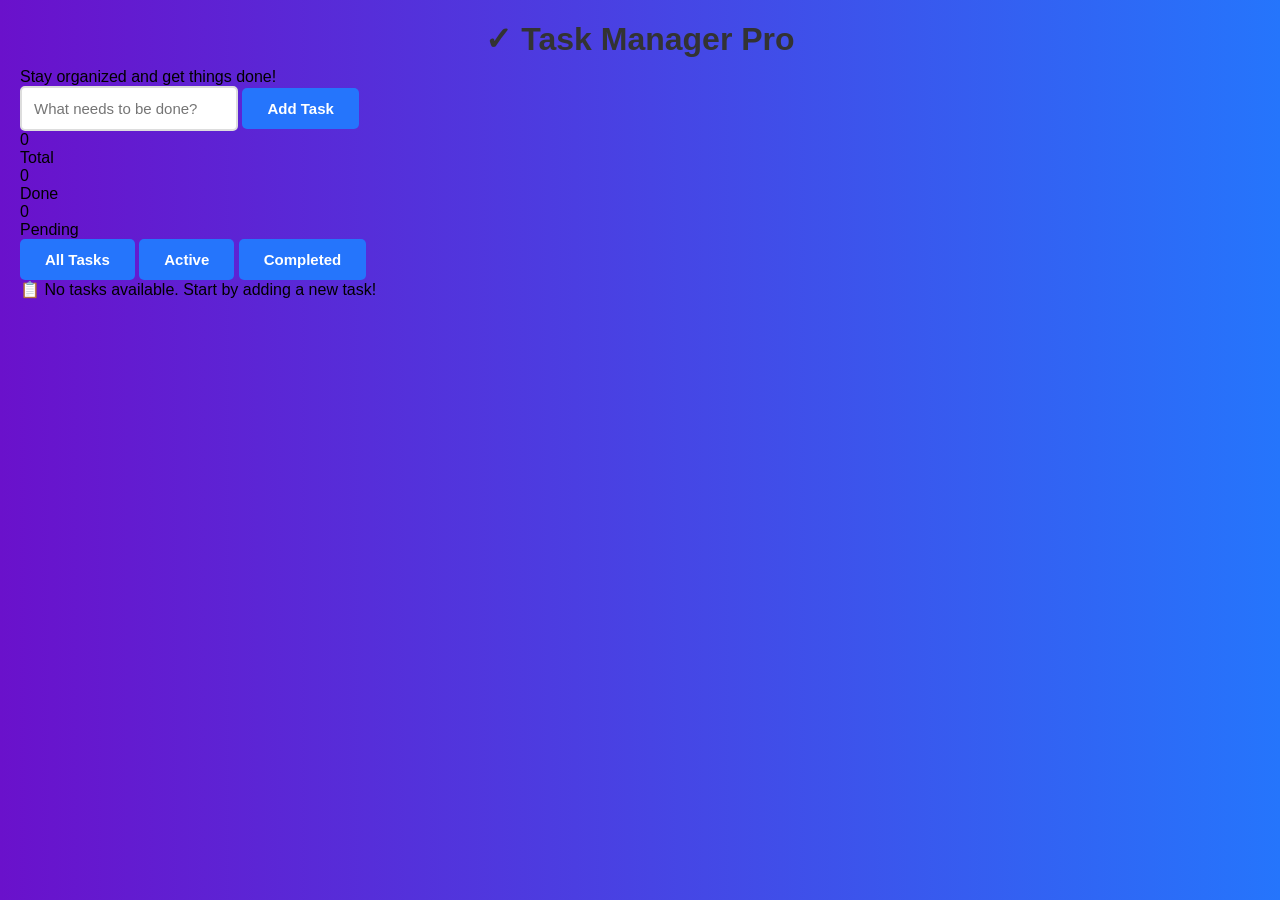
<file: experiment 4 (web)/index.html>
<!DOCTYPE html>
<html lang="en">
<head>
  <meta charset="UTF-8">
  <meta name="viewport" content="width=device-width, initial-scale=1.0">
  <title>Task Manager Pro</title>
  <link rel="stylesheet" href="style.css">
  <!-- 
    Project: Dynamic To-Do List Application
    Name: [Your Name]
    Date: February 13, 2026
    Description: Task management application with add, edit, delete and completion tracking
  -->
</head>
<body>

  <div class="app-container">
    <!-- Top Section -->
    <div class="top-section">
      <h1 class="app-title">✓ Task Manager Pro</h1>
      <p class="app-subtitle">Stay organized and get things done!</p>
    </div>

    <!-- Add Task Section -->
    <div class="add-task-section">
      <input 
        type="text" 
        id="taskInput" 
        class="task-input-field" 
        placeholder="What needs to be done?"
      >
      <button id="addButton" class="add-task-btn">Add Task</button>
    </div>

    <!-- Task Counter -->
    <div class="task-counter">
      <div class="counter-box">
        <span id="totalCount" class="count-num">0</span>
        <p>Total</p>
      </div>
      <div class="counter-box">
        <span id="doneCount" class="count-num">0</span>
        <p>Done</p>
      </div>
      <div class="counter-box">
        <span id="pendingCount" class="count-num">0</span>
        <p>Pending</p>
      </div>
    </div>

    <!-- Filter Options -->
    <div class="filter-options">
      <button class="filter-option active" data-filter="all">All Tasks</button>
      <button class="filter-option" data-filter="active">Active</button>
      <button class="filter-option" data-filter="done">Completed</button>
    </div>

    <!-- Tasks Container -->
    <div class="tasks-container">
      <ul id="tasksList" class="tasks-list">
        <!-- Tasks will be added here -->
      </ul>
      
      <div id="noTasksMsg" class="no-tasks-message">
        <p>📋 No tasks available. Start by adding a new task!</p>
      </div>
    </div>
  </div>

  <script src="script.js"></script>
</body>
</html>
</file>
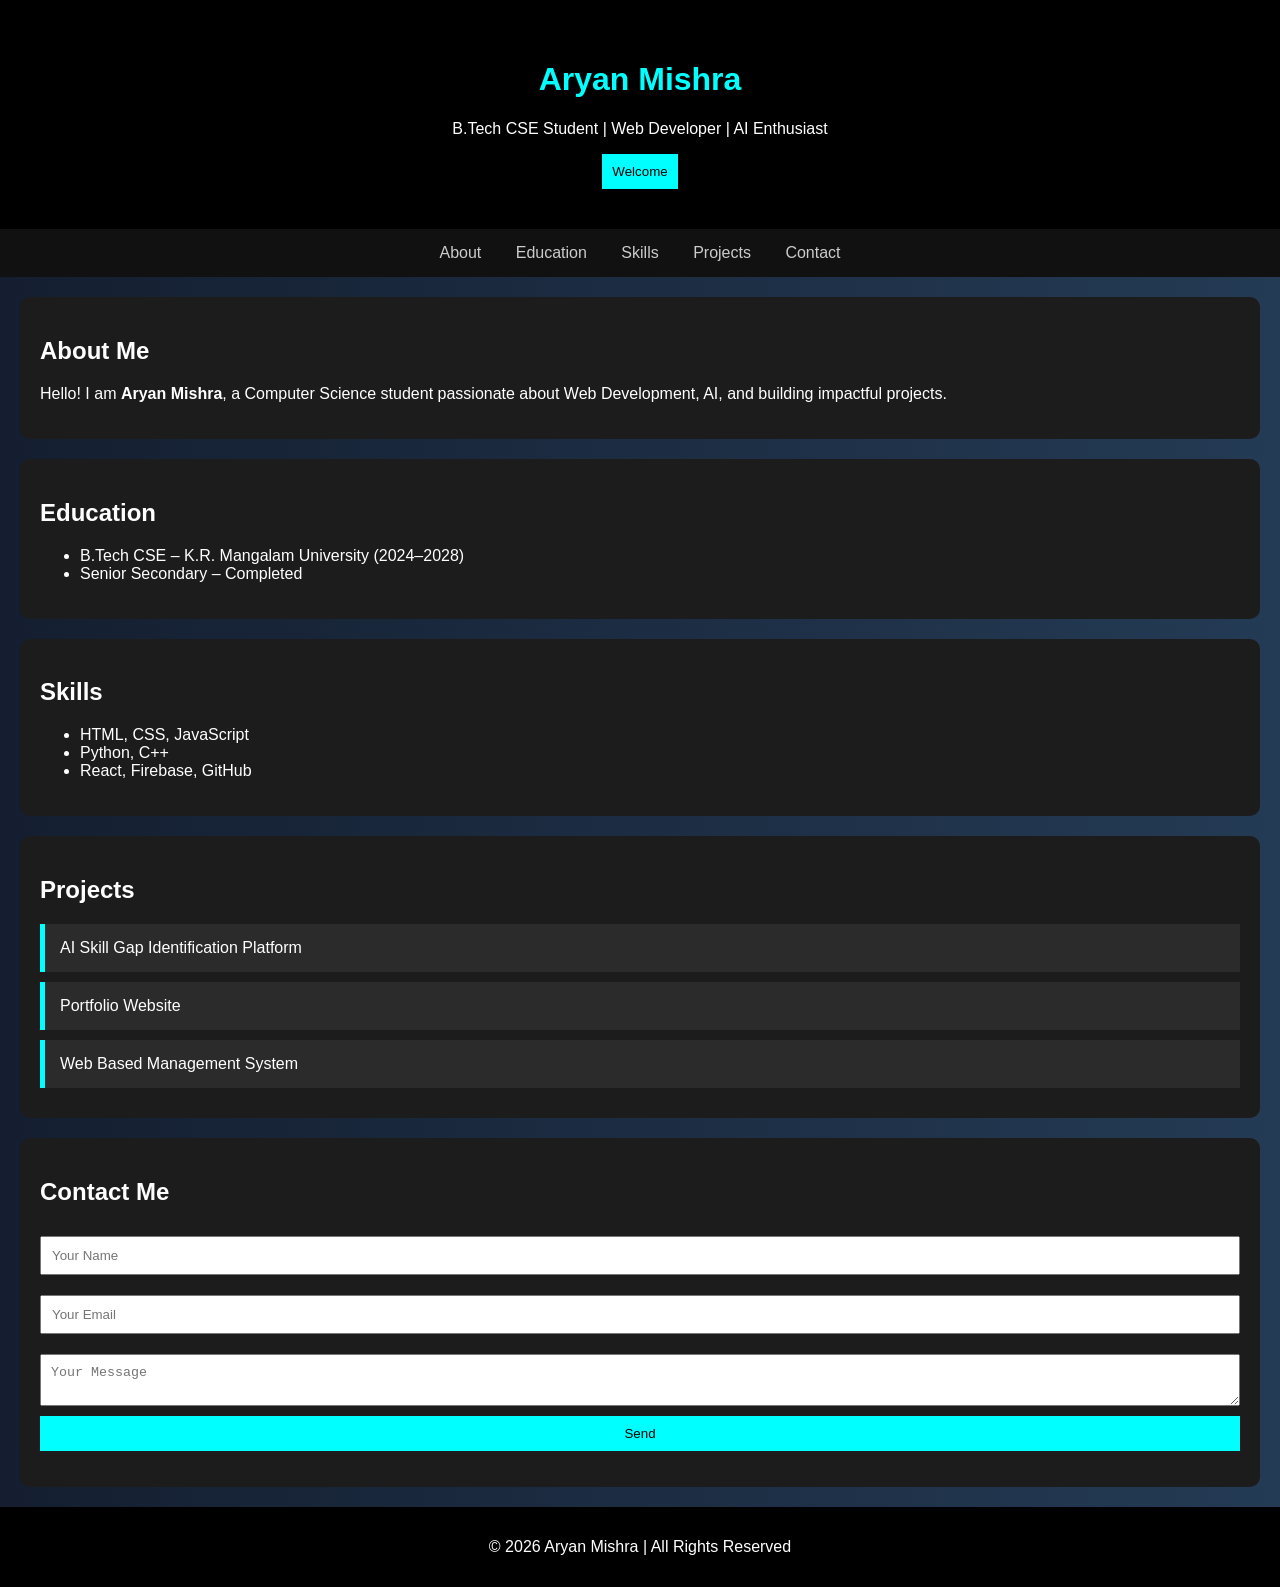
<file: expriment 1 (web)/index.html>
<!DOCTYPE html>
<html>
<head>
    <meta charset="UTF-8">
    <title>Aryan Mishra | Portfolio</title>
    <link rel="stylesheet" href="style.css">
</head>
<body>

<header>
    <h1>Aryan Mishra</h1>
    <p>B.Tech CSE Student | Web Developer | AI Enthusiast</p>
    <button onclick="showGreeting()">Welcome</button>
</header>

<nav>
    <a href="#about">About</a>
    <a href="#education">Education</a>
    <a href="#skills">Skills</a>
    <a href="#projects">Projects</a>
    <a href="#contact">Contact</a>
</nav>

<section id="about">
    <h2>About Me</h2>
    <p>Hello! I am <b>Aryan Mishra</b>, a Computer Science student passionate about Web Development, AI, and building impactful projects.</p>
</section>

<section id="education">
    <h2>Education</h2>
    <ul>
        <li>B.Tech CSE – K.R. Mangalam University (2024–2028)</li>
        <li>Senior Secondary – Completed</li>
    </ul>
</section>

<section id="skills">
    <h2>Skills</h2>
    <ul>
        <li>HTML, CSS, JavaScript</li>
        <li>Python, C++</li>
        <li>React, Firebase, GitHub</li>
    </ul>
</section>

<section id="projects">
    <h2>Projects</h2>
    <div class="card">AI Skill Gap Identification Platform</div>
    <div class="card">Portfolio Website</div>
    <div class="card">Web Based Management System</div>
</section>

<section id="contact">
    <h2>Contact Me</h2>
    <form onsubmit="return submitData()">
        <input type="text" id="name" placeholder="Your Name" required>
        <input type="email" id="email" placeholder="Your Email" required>
        <textarea id="message" placeholder="Your Message"></textarea>
        <button type="submit">Send</button>
    </form>
    <p id="response"></p>
</section>

<footer>
    <p>© 2026 Aryan Mishra | All Rights Reserved</p>
</footer>

<script src="script.js"></script>
</body>
</html>
</file>
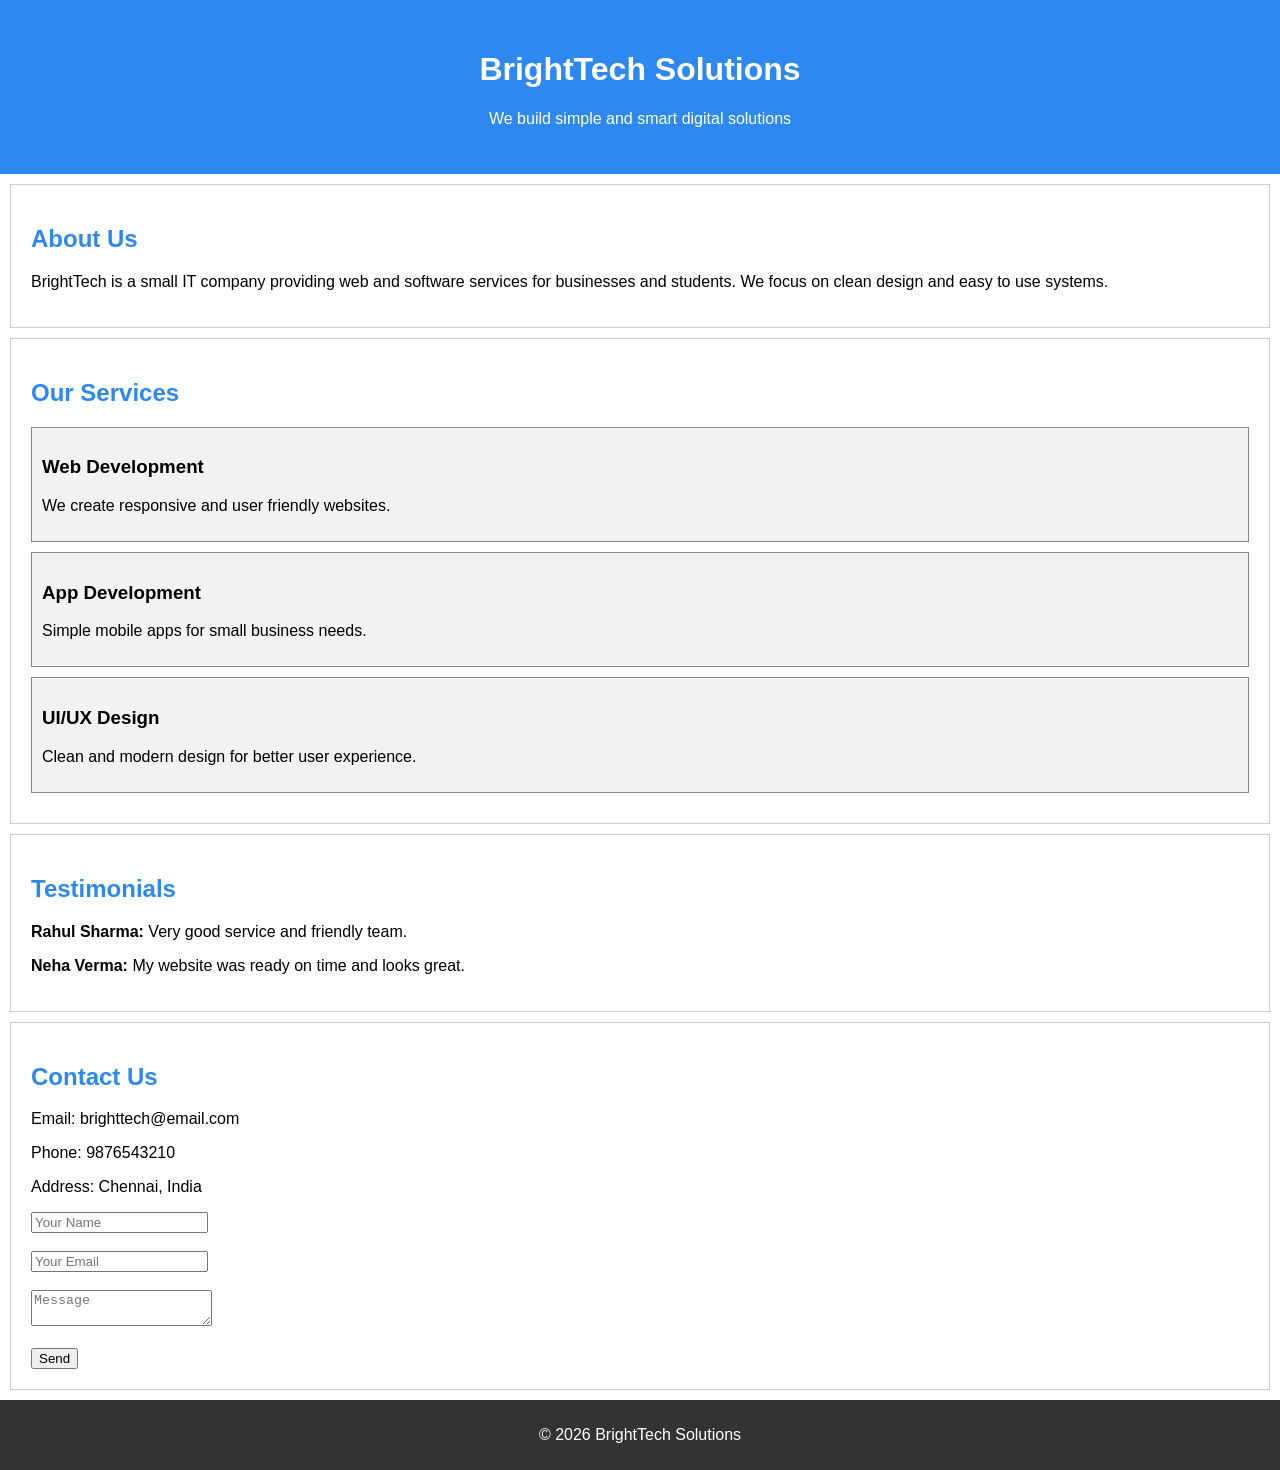
<file: expriment 2 (web)/index.html>
<!--
Project Title: Company Landing Page
Name: Aryan Mishra
Date: 11-02-2026
-->

<!DOCTYPE html>
<html>
<head>
    <title>BrightTech Solutions</title>
    <link rel="stylesheet" href="style.css">
</head>
<body>

<header>
    <h1>BrightTech Solutions</h1>
    <p>We build simple and smart digital solutions</p>
</header>

<section id="about">
    <h2>About Us</h2>
    <p>BrightTech is a small IT company providing web and software services for businesses and students. We focus on clean design and easy to use systems.</p>
</section>

<section id="services">
    <h2>Our Services</h2>
    <div class="card">
        <h3>Web Development</h3>
        <p>We create responsive and user friendly websites.</p>
    </div>
    <div class="card">
        <h3>App Development</h3>
        <p>Simple mobile apps for small business needs.</p>
    </div>
    <div class="card">
        <h3>UI/UX Design</h3>
        <p>Clean and modern design for better user experience.</p>
    </div>
</section>

<section id="testimonials">
    <h2>Testimonials</h2>
    <p><b>Rahul Sharma:</b> Very good service and friendly team.</p>
    <p><b>Neha Verma:</b> My website was ready on time and looks great.</p>
</section>

<section id="contact">
    <h2>Contact Us</h2>
    <p>Email: brighttech@email.com</p>
    <p>Phone: 9876543210</p>
    <p>Address: Chennai, India</p>

    <form>
        <input type="text" placeholder="Your Name"><br><br>
        <input type="email" placeholder="Your Email"><br><br>
        <textarea placeholder="Message"></textarea><br><br>
        <button type="button" onclick="showMsg()">Send</button>
    </form>
</section>

<footer>
    <p>© 2026 BrightTech Solutions</p>
</footer>

<script>
function showMsg(){
    alert("Thank you! We will contact you soon.");
}
</script>

</body>
</html>
</file>
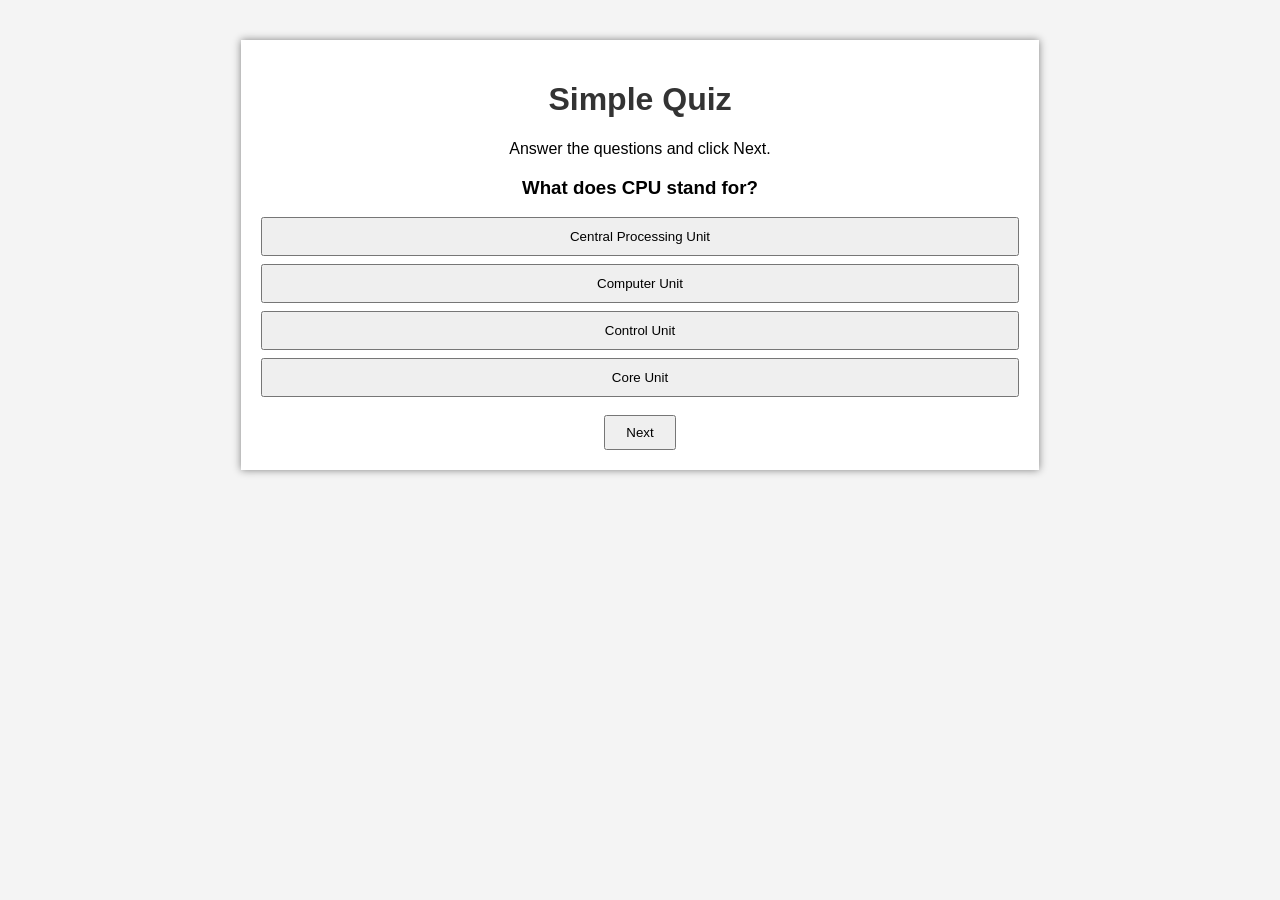
<file: expriment 3 (web)/index.html>
<!--
Experiment-3
Interactive Quiz Application
Name: Aryan Mishra
Date: 12-02-2026
-->

<!DOCTYPE html>
<html>
<head>
    <title>Interactive Quiz</title>
    <link rel="stylesheet" href="style.css">
</head>
<body>

<div class="container">
    <h1>Simple Quiz</h1>
    <p>Answer the questions and click Next.</p>

    <div id="quizBox">
        <h3 id="question"></h3>

        <div id="options">
            <!-- options will come from JS -->
        </div>

        <button onclick="nextQuestion()">Next</button>
    </div>

    <div id="resultBox" class="hide">
        <h2>Quiz Completed</h2>
        <p id="finalScore"></p>
        <button onclick="restartQuiz()">Restart Quiz</button>
    </div>
</div>

<script src="script.js"></script>

</body>
</html>
</file>
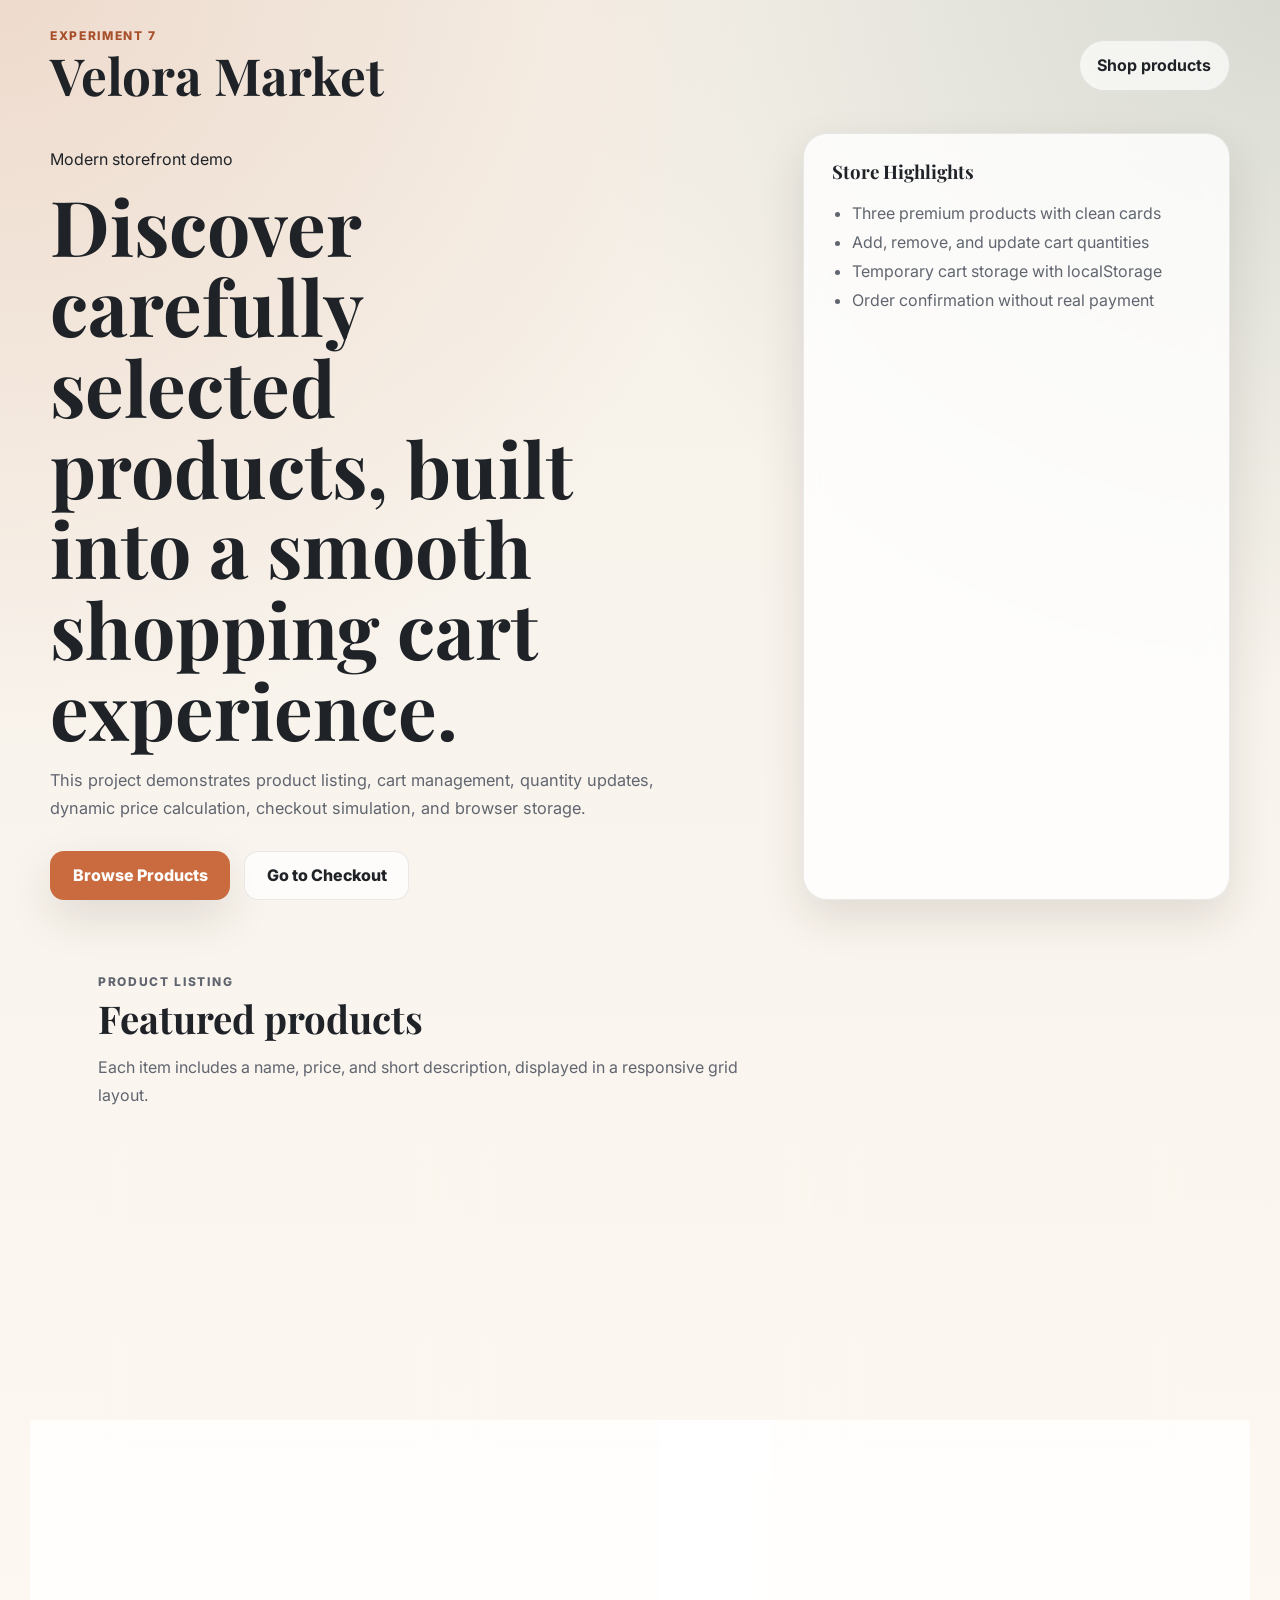
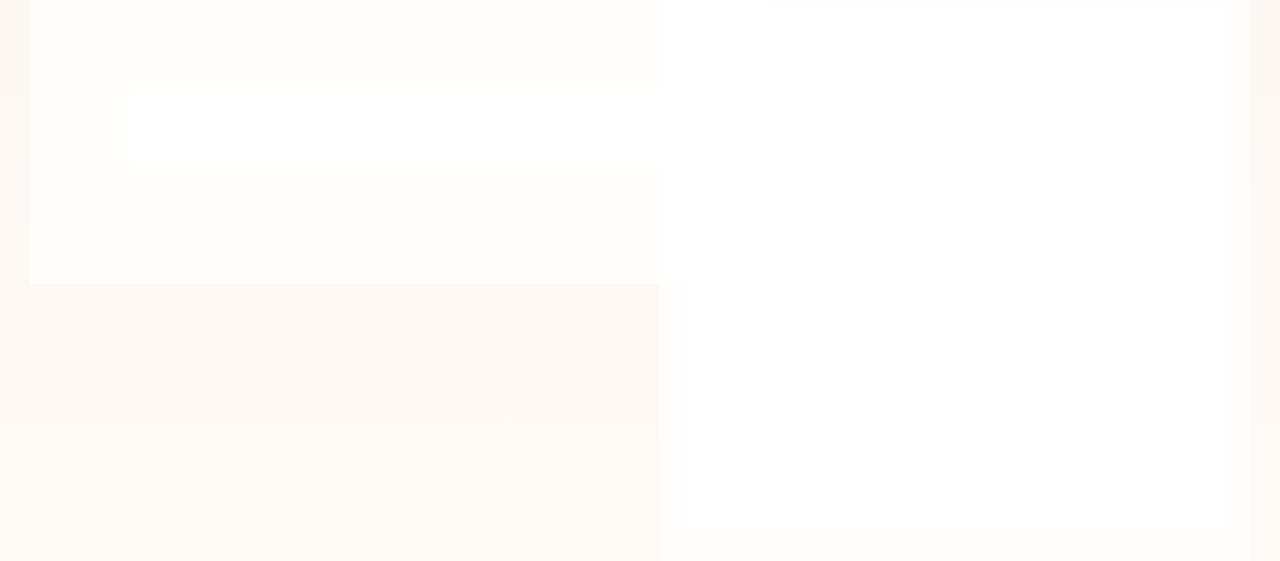
<file: ECOMMRCE WEBSITE EXP WEB DEV 7/ecommerce_website/index.html>
<!--
Project Title: Experiment-7 E-Commerce Website
Name: Aryan Mishra
Date: 2026-04-23
-->
<!DOCTYPE html>
<html lang="en">
<head>
  <meta charset="UTF-8" />
  <meta name="viewport" content="width=device-width, initial-scale=1.0" />
  <title>Experiment-7 | E-Commerce Website</title>
  <link rel="preconnect" href="https://fonts.googleapis.com">
  <link rel="preconnect" href="https://fonts.gstatic.com" crossorigin>
  <link href="https://fonts.googleapis.com/css2?family=Playfair+Display:wght@600;700&family=Inter:wght@400;500;600;700;800&display=swap" rel="stylesheet">
  <link rel="stylesheet" href="style.css" />
</head>
<body>
  <header class="hero">
    <nav class="topbar">
      <div>
        <p class="eyebrow">Experiment 7</p>
        <h1>Velora Market</h1>
      </div>
      <a class="topbar-link" href="#products">Shop products</a>
    </nav>

    <div class="hero-content">
      <div>
        <p class="tag">Modern storefront demo</p>
        <h2>Discover carefully selected products, built into a smooth shopping cart experience.</h2>
        <p class="hero-copy">
          This project demonstrates product listing, cart management, quantity updates, dynamic price calculation, checkout simulation, and browser storage.
        </p>
        <div class="hero-actions">
          <a class="primary-btn" href="#products">Browse Products</a>
          <a class="secondary-btn" href="#checkout">Go to Checkout</a>
        </div>
      </div>

      <aside class="hero-panel">
        <h3>Store Highlights</h3>
        <ul>
          <li>Three premium products with clean cards</li>
          <li>Add, remove, and update cart quantities</li>
          <li>Temporary cart storage with localStorage</li>
          <li>Order confirmation without real payment</li>
        </ul>
      </aside>
    </div>
  </header>

  <main class="page-shell">
    <section id="products" class="section-block">
      <div class="section-heading">
        <p class="eyebrow">Product Listing</p>
        <h3>Featured products</h3>
        <p>Each item includes a name, price, and short description, displayed in a responsive grid layout.</p>
      </div>
      <div id="product-grid" class="product-grid" aria-live="polite"></div>
    </section>

    <section class="section-block split-layout">
      <div class="cart-panel">
        <div class="section-heading compact">
          <p class="eyebrow">Shopping Cart</p>
          <h3>Your items</h3>
        </div>
        <div id="cart-items" class="cart-items"></div>
        <div class="cart-summary">
          <div>
            <span>Items</span>
            <strong id="cart-count">0</strong>
          </div>
          <div>
            <span>Total</span>
            <strong id="cart-total">$0.00</strong>
          </div>
        </div>
      </div>

      <div id="checkout" class="checkout-panel">
        <div class="section-heading compact">
          <p class="eyebrow">Checkout</p>
          <h3>Simulated purchase</h3>
          <p>Enter your details and place the order to see a confirmation message.</p>
        </div>
        <form id="checkout-form" class="checkout-form">
          <label>
            Name
            <input type="text" id="customer-name" placeholder="Your full name" required />
          </label>
          <label>
            Address <span class="optional">optional</span>
            <textarea id="customer-address" rows="3" placeholder="Delivery address"></textarea>
          </label>
          <button type="submit" class="primary-btn full-width">Place Order</button>
        </form>
        <p id="confirmation-message" class="confirmation" role="status" aria-live="polite"></p>
      </div>
    </section>
  </main>

  <script src="script.js"></script>
</body>
</html>
</file>
<file: experiment 4 (web)/style.css>
* {
  margin: 0;
  padding: 0;
  box-sizing: border-box;
}

body {
  font-family: Arial, sans-serif;
  background: linear-gradient(to right, #6a11cb, #2575fc);
  padding: 20px;
  min-height: 100vh;
}

.container {
  max-width: 500px;
  margin: 40px auto;
  background: white;
  padding: 30px;
  border-radius: 10px;
  box-shadow: 0 5px 20px rgba(0,0,0,0.2);
}

h1 {
  color: #333;
  text-align: center;
  margin-bottom: 10px;
}

.info {
  text-align: center;
  color: #666;
  margin-bottom: 25px;
  font-size: 14px;
}

.input-area {
  display: flex;
  gap: 10px;
  margin-bottom: 20px;
}

input {
  flex: 1;
  padding: 12px;
  border: 2px solid #ddd;
  border-radius: 5px;
  font-size: 15px;
}

input:focus {
  outline: none;
  border-color: #2575fc;
}

button {
  padding: 12px 25px;
  background: #2575fc;
  color: white;
  border: none;
  border-radius: 5px;
  cursor: pointer;
  font-size: 15px;
  font-weight: bold;
}

button:hover {
  background: #1a5fd9;
}

.stats {
  display: flex;
  justify-content: space-around;
  margin-bottom: 20px;
  padding: 10px;
  background: #f5f5f5;
  border-radius: 5px;
}

.stats span {
  color: #555;
  font-size: 14px;
}

ul {
  list-style: none;
}

li {
  background: #f9f9f9;
  padding: 12px;
  margin: 8px 0;
  border-radius: 5px;
  display: flex;
  align-items: center;
  gap: 10px;
}

li.done {
  text-decoration: line-through;
  opacity: 0.6;
}

li span {
  flex: 1;
  color: #333;
}

li button {
  padding: 6px 12px;
  font-size: 13px;
}

li .edit-btn {
  background: #ffa726;
}

li .edit-btn:hover {
  background: #fb8c00;
}

li .delete-btn {
  background: #ef5350;
}

li .delete-btn:hover {
  background: #e53935;
}

input[type="checkbox"] {
  width: 18px;
  height: 18px;
  cursor: pointer;
}
</file>
<file: expriment 1 (web)/style.css>
body {
    font-family: Verdana, sans-serif;
    margin: 0;
    background: linear-gradient(to right, #141e30, #243b55);
    color: white;
}

header {
    text-align: center;
    padding: 40px;
    background: #000;
}

header h1 {
    color: #00ffff;
}

nav {
    text-align: center;
    padding: 15px;
    background: #111;
}

nav a {
    margin: 15px;
    color: #ccc;
    text-decoration: none;
}

nav a:hover {
    color: #00ffff;
}

section {
    margin: 20px;
    padding: 20px;
    background: #1c1c1c;
    border-radius: 10px;
}

.card {
    background: #2b2b2b;
    padding: 15px;
    margin: 10px 0;
    border-left: 5px solid cyan;
}

form {
    display: flex;
    flex-direction: column;
}

input, textarea {
    margin: 10px 0;
    padding: 10px;
}

button {
    padding: 10px;
    background: cyan;
    border: none;
    cursor: pointer;
}

footer {
    text-align: center;
    padding: 15px;
    background: #000;
}
</file>
<file: expriment 2 (web)/style.css>
body {
    font-family: Arial;
    margin: 0;
    padding: 0;
}

header {
    background-color: #2d89ef;
    color: white;
    text-align: center;
    padding: 30px;
}

section {
    padding: 20px;
    margin: 10px;
    border: 1px solid #ccc;
}

h2 {
    color: #2d89ef;
}

.card {
    border: 1px solid #888;
    padding: 10px;
    margin: 10px 0;
    background-color: #f2f2f2;
}

footer {
    background-color: #333;
    color: white;
    text-align: center;
    padding: 10px;
}
</file>
<file: expriment 3 (web)/style.css>
body {
    font-family: Arial;
    background-color: #f4f4f4;
    text-align: center;
}

.container {
    background: white;
    width: 60%;
    margin: 40px auto;
    padding: 20px;
    box-shadow: 0 0 8px gray;
}

h1 {
    color: #333;
}

#options button {
    display: block;
    width: 100%;
    padding: 10px;
    margin: 8px 0;
    cursor: pointer;
}

button {
    padding: 8px 20px;
    margin-top: 10px;
}

.hide {
    display: none;
}
</file>
<file: ECOMMRCE WEBSITE EXP WEB DEV 7/ecommerce_website/style.css>
:root {
  --bg: #f5f0e8;
  --bg-soft: #fffaf4;
  --surface: rgba(255, 255, 255, 0.8);
  --surface-strong: #ffffff;
  --text: #1f2328;
  --muted: #60656f;
  --accent: #c96b3f;
  --accent-dark: #a84f2b;
  --accent-soft: rgba(201, 107, 63, 0.12);
  --border: rgba(31, 35, 40, 0.09);
  --shadow: 0 18px 45px rgba(41, 32, 22, 0.12);
}

* {
  box-sizing: border-box;
}

html {
  scroll-behavior: smooth;
}

body {
  margin: 0;
  font-family: 'Inter', sans-serif;
  color: var(--text);
  background:
    radial-gradient(circle at top left, rgba(201, 107, 63, 0.16), transparent 30%),
    radial-gradient(circle at right top, rgba(45, 92, 80, 0.14), transparent 28%),
    linear-gradient(180deg, var(--bg), var(--bg-soft));
}

a {
  color: inherit;
  text-decoration: none;
}

button,
input,
textarea {
  font: inherit;
}

.hero {
  padding: 28px clamp(20px, 4vw, 48px) 44px;
}

.topbar,
.hero-content,
.page-shell {
  max-width: 1180px;
  margin: 0 auto;
}

.topbar {
  display: flex;
  justify-content: space-between;
  align-items: center;
  gap: 16px;
  padding-bottom: 30px;
}

.eyebrow {
  margin: 0 0 6px;
  letter-spacing: 0.14em;
  text-transform: uppercase;
  font-size: 0.75rem;
  font-weight: 800;
  color: var(--accent-dark);
}

.topbar h1,
.section-heading h3,
.hero-content h2,
.hero-panel h3 {
  margin: 0;
  font-family: 'Playfair Display', serif;
  line-height: 1.05;
}

.topbar h1 {
  font-size: clamp(2rem, 4vw, 3.4rem);
}

.topbar-link,
.primary-btn,
.secondary-btn,
.quantity-btn,
.remove-btn {
  transition: transform 0.2s ease, background-color 0.2s ease, color 0.2s ease, box-shadow 0.2s ease;
}

.topbar-link {
  padding: 0.9rem 1.1rem;
  border: 1px solid var(--border);
  border-radius: 999px;
  background: rgba(255, 255, 255, 0.65);
  font-weight: 700;
}

.topbar-link:hover,
.primary-btn:hover,
.secondary-btn:hover,
.quantity-btn:hover,
.remove-btn:hover {
  transform: translateY(-1px);
}

.hero-content {
  display: grid;
  grid-template-columns: minmax(0, 1.45fr) minmax(280px, 0.85fr);
  gap: 24px;
  align-items: stretch;
}

.hero-content h2 {
  font-size: clamp(2.4rem, 6vw, 4.8rem);
  max-width: 12ch;
}

.hero-copy {
  max-width: 62ch;
  margin: 18px 0 0;
  color: var(--muted);
  line-height: 1.7;
  font-size: 1.02rem;
}

.hero-actions {
  display: flex;
  flex-wrap: wrap;
  gap: 14px;
  margin-top: 28px;
}

.primary-btn,
.secondary-btn {
  display: inline-flex;
  align-items: center;
  justify-content: center;
  min-height: 48px;
  padding: 0.85rem 1.35rem;
  border-radius: 14px;
  font-weight: 800;
  border: 1px solid transparent;
}

.primary-btn {
  background: var(--accent);
  color: white;
  box-shadow: var(--shadow);
}

.primary-btn:hover {
  background: var(--accent-dark);
}

.secondary-btn {
  background: rgba(255, 255, 255, 0.72);
  border-color: var(--border);
}

.hero-panel,
.cart-panel,
.checkout-panel,
.product-card,
.cart-item,
.cart-summary,
.checkout-form {
  background: var(--surface);
  border: 1px solid var(--border);
  border-radius: 24px;
  box-shadow: var(--shadow);
  backdrop-filter: blur(12px);
}

.hero-panel {
  padding: 28px;
}

.hero-panel ul {
  margin: 18px 0 0;
  padding-left: 20px;
  color: var(--muted);
  line-height: 1.8;
}

.page-shell {
  padding: 0 clamp(20px, 4vw, 48px) 56px;
}

.section-block {
  margin-top: 28px;
}

.section-heading {
  margin-bottom: 22px;
}

.section-heading h3 {
  font-size: clamp(1.9rem, 3vw, 2.6rem);
}

.section-heading p {
  color: var(--muted);
  max-width: 68ch;
  line-height: 1.7;
}

.product-grid {
  display: grid;
  grid-template-columns: repeat(auto-fit, minmax(240px, 1fr));
  gap: 20px;
}

.product-card {
  padding: 22px;
  display: flex;
  flex-direction: column;
  gap: 14px;
  transition: transform 0.25s ease, box-shadow 0.25s ease;
}

.product-card:hover {
  transform: translateY(-4px);
  box-shadow: 0 26px 56px rgba(41, 32, 22, 0.16);
}

.product-badge {
  width: fit-content;
  padding: 0.4rem 0.7rem;
  border-radius: 999px;
  background: var(--accent-soft);
  color: var(--accent-dark);
  font-size: 0.8rem;
  font-weight: 800;
}

.product-card h4,
.cart-item h4 {
  margin: 0;
  font-size: 1.2rem;
}

.price {
  font-size: 1.2rem;
  font-weight: 800;
  color: var(--accent-dark);
}

.description,
.cart-item p,
.checkout-form label,
.confirmation {
  color: var(--muted);
  line-height: 1.65;
}

.cart-panel,
.checkout-panel {
  padding: 24px;
}

.split-layout {
  display: grid;
  grid-template-columns: 1.2fr 0.9fr;
  gap: 24px;
  align-items: start;
}

.cart-items {
  display: grid;
  gap: 14px;
}

.cart-item {
  padding: 18px;
  display: grid;
  gap: 14px;
}

.cart-item-top {
  display: flex;
  justify-content: space-between;
  gap: 14px;
}

.item-meta {
  display: grid;
  gap: 6px;
}

.quantity-control {
  display: inline-flex;
  align-items: center;
  gap: 10px;
}

.quantity-btn,
.remove-btn {
  border: 1px solid var(--border);
  border-radius: 12px;
  background: rgba(255, 255, 255, 0.88);
  padding: 0.45rem 0.8rem;
  font-weight: 800;
  cursor: pointer;
}

.quantity-btn {
  min-width: 38px;
}

.remove-btn {
  color: #8a3320;
  background: rgba(255, 240, 236, 0.95);
}

.cart-summary {
  margin-top: 18px;
  padding: 18px 20px;
  display: grid;
  grid-template-columns: repeat(2, 1fr);
  gap: 16px;
}

.cart-summary span {
  display: block;
  color: var(--muted);
  font-size: 0.92rem;
  margin-bottom: 6px;
}

.cart-summary strong {
  font-size: 1.35rem;
}

.checkout-form {
  padding: 18px;
  display: grid;
  gap: 16px;
}

.checkout-form label {
  display: grid;
  gap: 8px;
  font-weight: 600;
}

.checkout-form input,
.checkout-form textarea {
  width: 100%;
  border: 1px solid var(--border);
  background: rgba(255, 255, 255, 0.9);
  border-radius: 14px;
  padding: 0.9rem 1rem;
  color: var(--text);
  resize: vertical;
}

.checkout-form input:focus,
.checkout-form textarea:focus {
  outline: 2px solid rgba(201, 107, 63, 0.18);
  border-color: rgba(201, 107, 63, 0.35);
}

.optional {
  font-weight: 500;
  font-size: 0.85rem;
}

.full-width {
  width: 100%;
}

.confirmation {
  margin: 16px 0 0;
  min-height: 1.5em;
  font-weight: 600;
}

.empty-state {
  padding: 20px;
  border: 1px dashed rgba(31, 35, 40, 0.16);
  border-radius: 18px;
  color: var(--muted);
  background: rgba(255, 255, 255, 0.5);
}

@media (max-width: 900px) {
  .hero-content,
  .split-layout {
    grid-template-columns: 1fr;
  }

  .hero-content h2 {
    max-width: 100%;
  }
}

@media (max-width: 640px) {
  .topbar {
    flex-direction: column;
    align-items: flex-start;
  }

  .cart-summary {
    grid-template-columns: 1fr;
  }

  .cart-item-top {
    flex-direction: column;
  }
}
</file>
